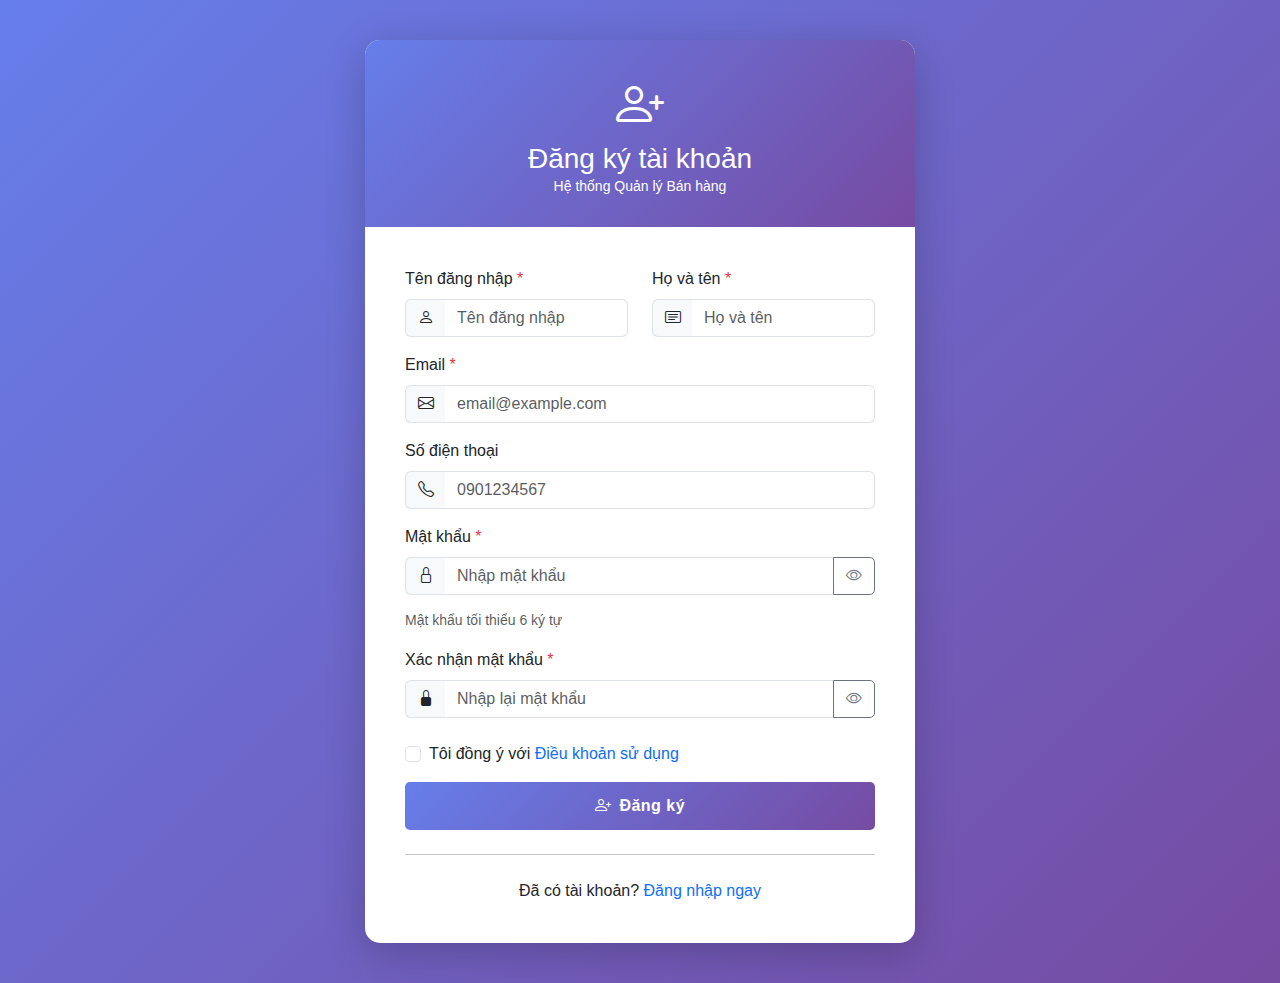
<file: register.html>
<!DOCTYPE html>
<html lang="vi">
  <head>
    <meta charset="UTF-8" />
    <meta name="viewport" content="width=device-width, initial-scale=1.0" />
    <title>Đăng ký - Hệ thống Quản lý Bán hàng</title>
    <link
      href="https://cdn.jsdelivr.net/npm/bootstrap@5.3.0/dist/css/bootstrap.min.css"
      rel="stylesheet"
    />
    <link
      rel="stylesheet"
      href="https://cdn.jsdelivr.net/npm/bootstrap-icons@1.11.1/font/bootstrap-icons.css"
    />
    <link rel="stylesheet" href="assets/css/style.css" />
    <style>
      body {
        background: linear-gradient(135deg, #667eea 0%, #764ba2 100%);
        min-height: 100vh;
        display: flex;
        align-items: center;
        justify-content: center;
        padding: 20px 0;
      }
      .register-container {
        max-width: 550px;
        width: 100%;
        margin: 20px;
      }
      .register-card {
        border-radius: 15px;
        box-shadow: 0 10px 40px rgba(0, 0, 0, 0.2);
        border: none;
      }
      .register-header {
        background: linear-gradient(135deg, #667eea 0%, #764ba2 100%);
        color: white;
        border-radius: 15px 15px 0 0;
        padding: 30px;
        text-align: center;
      }
      .register-header i {
        font-size: 3rem;
        margin-bottom: 10px;
      }
      .register-body {
        padding: 40px;
      }
      .form-control:focus {
        border-color: #667eea;
        box-shadow: 0 0 0 0.2rem rgba(102, 126, 234, 0.25);
      }
      .btn-register {
        background: linear-gradient(135deg, #667eea 0%, #764ba2 100%);
        border: none;
        padding: 12px;
        font-weight: 600;
        letter-spacing: 0.5px;
      }
      .btn-register:hover {
        transform: translateY(-2px);
        box-shadow: 0 5px 20px rgba(102, 126, 234, 0.4);
      }
      .input-group-text {
        background-color: #f8f9fa;
        border-right: none;
      }
      .form-control {
        border-left: none;
      }
      .password-strength {
        height: 5px;
        border-radius: 3px;
        transition: all 0.3s;
      }
    </style>
  </head>
  <body>
    <div class="register-container">
      <div class="card register-card">
        <div class="register-header">
          <i class="bi bi-person-plus"></i>
          <h3 class="mb-0">Đăng ký tài khoản</h3>
          <p class="mb-0 small">Hệ thống Quản lý Bán hàng</p>
        </div>
        <div class="register-body">
          <form id="registerForm">
            <div class="row">
              <div class="col-md-6 mb-3">
                <label for="tendangnhap" class="form-label"
                  >Tên đăng nhập <span class="text-danger">*</span></label
                >
                <div class="input-group">
                  <span class="input-group-text">
                    <i class="bi bi-person"></i>
                  </span>
                  <input
                    type="text"
                    class="form-control"
                    id="tendangnhap"
                    name="tendangnhap"
                    placeholder="Tên đăng nhập"
                    required
                    autocomplete="username"
                  />
                </div>
              </div>
              <div class="col-md-6 mb-3">
                <label for="hoten" class="form-label"
                  >Họ và tên <span class="text-danger">*</span></label
                >
                <div class="input-group">
                  <span class="input-group-text">
                    <i class="bi bi-card-text"></i>
                  </span>
                  <input
                    type="text"
                    class="form-control"
                    id="hoten"
                    name="hoten"
                    placeholder="Họ và tên"
                    required
                    autocomplete="name"
                  />
                </div>
              </div>
            </div>

            <div class="mb-3">
              <label for="email" class="form-label"
                >Email <span class="text-danger">*</span></label
              >
              <div class="input-group">
                <span class="input-group-text">
                  <i class="bi bi-envelope"></i>
                </span>
                <input
                  type="email"
                  class="form-control"
                  id="email"
                  name="email"
                  placeholder="email@example.com"
                  required
                  autocomplete="email"
                />
              </div>
            </div>

            <div class="mb-3">
              <label for="sodienthoai" class="form-label">Số điện thoại</label>
              <div class="input-group">
                <span class="input-group-text">
                  <i class="bi bi-telephone"></i>
                </span>
                <input
                  type="tel"
                  class="form-control"
                  id="sodienthoai"
                  name="sodienthoai"
                  placeholder="0901234567"
                  autocomplete="tel"
                />
              </div>
            </div>

            <div class="mb-3">
              <label for="matkhau" class="form-label"
                >Mật khẩu <span class="text-danger">*</span></label
              >
              <div class="input-group">
                <span class="input-group-text">
                  <i class="bi bi-lock"></i>
                </span>
                <input
                  type="password"
                  class="form-control"
                  id="matkhau"
                  name="matkhau"
                  placeholder="Nhập mật khẩu"
                  required
                  autocomplete="new-password"
                />
                <button
                  class="btn btn-outline-secondary"
                  type="button"
                  id="togglePassword"
                >
                  <i class="bi bi-eye"></i>
                </button>
              </div>
              <div class="password-strength mt-2" id="passwordStrength"></div>
              <small class="text-muted">Mật khẩu tối thiểu 6 ký tự</small>
            </div>

            <div class="mb-4">
              <label for="xacnhanmatkhau" class="form-label"
                >Xác nhận mật khẩu <span class="text-danger">*</span></label
              >
              <div class="input-group">
                <span class="input-group-text">
                  <i class="bi bi-lock-fill"></i>
                </span>
                <input
                  type="password"
                  class="form-control"
                  id="xacnhanmatkhau"
                  name="xacnhanmatkhau"
                  placeholder="Nhập lại mật khẩu"
                  required
                  autocomplete="new-password"
                />
                <button
                  class="btn btn-outline-secondary"
                  type="button"
                  id="toggleConfirmPassword"
                >
                  <i class="bi bi-eye"></i>
                </button>
              </div>
            </div>

            <div class="mb-3 form-check">
              <input
                type="checkbox"
                class="form-check-input"
                id="agreeTerms"
                required
              />
              <label class="form-check-label" for="agreeTerms">
                Tôi đồng ý với
                <a href="#" class="text-decoration-none">Điều khoản sử dụng</a>
              </label>
            </div>

            <button type="submit" class="btn btn-primary btn-register w-100">
              <i class="bi bi-person-plus me-2"></i>Đăng ký
            </button>
          </form>
          <hr class="my-4" />
          <div class="text-center">
            <p class="mb-0">
              Đã có tài khoản?
              <a href="login.html" class="text-decoration-none"
                >Đăng nhập ngay</a
              >
            </p>
          </div>
        </div>
      </div>
    </div>

    <script src="https://cdn.jsdelivr.net/npm/bootstrap@5.3.0/dist/js/bootstrap.bundle.min.js"></script>
    <script src="assets/js/api.js"></script>
    <script>
      // Password visibility toggle
      document
        .getElementById("togglePassword")
        .addEventListener("click", function () {
          const passwordField = document.getElementById("matkhau");
          const icon = this.querySelector("i");
          if (passwordField.type === "password") {
            passwordField.type = "text";
            icon.classList.replace("bi-eye", "bi-eye-slash");
          } else {
            passwordField.type = "password";
            icon.classList.replace("bi-eye-slash", "bi-eye");
          }
        });

      document
        .getElementById("toggleConfirmPassword")
        .addEventListener("click", function () {
          const passwordField = document.getElementById("xacnhanmatkhau");
          const icon = this.querySelector("i");
          if (passwordField.type === "password") {
            passwordField.type = "text";
            icon.classList.replace("bi-eye", "bi-eye-slash");
          } else {
            passwordField.type = "password";
            icon.classList.replace("bi-eye-slash", "bi-eye");
          }
        });

      // Password strength indicator
      document.getElementById("matkhau").addEventListener("input", function () {
        const password = this.value;
        const strengthBar = document.getElementById("passwordStrength");

        let strength = 0;
        if (password.length >= 6) strength++;
        if (password.length >= 10) strength++;
        if (/[a-z]/.test(password) && /[A-Z]/.test(password)) strength++;
        if (/\d/.test(password)) strength++;
        if (/[^a-zA-Z\d]/.test(password)) strength++;

        const colors = ["", "#dc3545", "#ffc107", "#28a745", "#0d6efd"];
        const widths = [0, 25, 50, 75, 100];

        strengthBar.style.width = widths[strength] + "%";
        strengthBar.style.backgroundColor = colors[strength];
      });

      // Form submission
      document
        .getElementById("registerForm")
        .addEventListener("submit", async function (e) {
          e.preventDefault();

          const formData = new FormData(this);
          const data = Object.fromEntries(formData);

          // Validate passwords match
          if (data.matkhau !== data.xacnhanmatkhau) {
            showAlert("error", "Mật khẩu xác nhận không khớp");
            return;
          }

          // Validate password length
          if (data.matkhau.length < 6) {
            showAlert("error", "Mật khẩu phải có ít nhất 6 ký tự");
            return;
          }

          // Remove confirm password field
          delete data.xacnhanmatkhau;

          try {
            const response = await apiCall(
              "/auth.php?action=register",
              "POST",
              data
            );
            showAlert(
              "success",
              "Đăng ký thành công! Đang chuyển đến trang đăng nhập..."
            );
            setTimeout(() => {
              window.location.href = "login.html";
            }, 2000);
          } catch (error) {
            // Error is already handled by apiCall
          }
        });
    </script>
  </body>
</html>
</file>
<file: assets/css/style.css>
/* Custom Styles for Management System */

:root {
    --primary-color: #0d6efd;
    --secondary-color: #6c757d;
    --success-color: #198754;
    --danger-color: #dc3545;
    --warning-color: #ffc107;
    --info-color: #0dcaf0;
}

body {
    font-family: 'Segoe UI', Tahoma, Geneva, Verdana, sans-serif;
    background-color: #f8f9fa;
}


.navbar-brand {
    font-weight: 600;
    font-size: 1.3rem;
}

.navbar-dark .navbar-nav .nav-link {
    color: rgba(255, 255, 255, 0.85);
    transition: color 0.3s ease;
}

.navbar-dark .navbar-nav .nav-link:hover,
.navbar-dark .navbar-nav .nav-link.active {
    color: #fff;
}


.card {
    border: none;
    border-radius: 10px;
    transition: transform 0.3s ease, box-shadow 0.3s ease;
}

.card:hover {
    transform: translateY(-5px);
    box-shadow: 0 5px 15px rgba(0, 0, 0, 0.1) !important;
}

.card-header {
    border-bottom: 2px solid #e9ecef;
    font-weight: 600;
}

/* Buttons */
.btn {
    border-radius: 5px;
    font-weight: 500;
    transition: all 0.3s ease;
}

.btn:hover {
    transform: translateY(-2px);
    box-shadow: 0 4px 8px rgba(0, 0, 0, 0.1);
}

/* Tables */
.table {
    margin-bottom: 0;
}

.table thead th {
    font-weight: 600;
    text-transform: uppercase;
    font-size: 0.85rem;
    letter-spacing: 0.5px;
    border-bottom: 2px solid #dee2e6;
}

.table-hover tbody tr:hover {
    background-color: #f8f9fa;
    cursor: pointer;
}

/* Form Controls */
.form-control:focus,
.form-select:focus {
    border-color: var(--primary-color);
    box-shadow: 0 0 0 0.2rem rgba(13, 110, 253, 0.15);
}

/* Modal */
.modal-header {
    background: linear-gradient(135deg, var(--primary-color), #0056b3);
    color: white;
    border-radius: 10px 10px 0 0;
}

.modal-header .btn-close {
    filter: brightness(0) invert(1);
}

.modal-content {
    border-radius: 10px;
    border: none;
}

/* Badges */
.badge {
    padding: 0.4rem 0.6rem;
    font-weight: 500;
}

/* Category Cards */
.category-card {
    border-radius: 10px;
    padding: 2rem;
    text-align: center;
    background: white;
    box-shadow: 0 2px 8px rgba(0, 0, 0, 0.1);
    transition: all 0.3s ease;
    cursor: pointer;
}

.category-card:hover {
    transform: translateY(-5px);
    box-shadow: 0 5px 15px rgba(0, 0, 0, 0.15);
}

.category-icon {
    font-size: 3rem;
    color: var(--primary-color);
    margin-bottom: 1rem;
}

/* Employee Cards */
.employee-card {
    border-radius: 10px;
    overflow: hidden;
    box-shadow: 0 2px 8px rgba(0, 0, 0, 0.1);
    transition: all 0.3s ease;
}

.employee-card:hover {
    transform: translateY(-5px);
    box-shadow: 0 5px 15px rgba(0, 0, 0, 0.15);
}

.employee-avatar {
    width: 100%;
    height: 200px;
    background: linear-gradient(135deg, var(--primary-color), var(--info-color));
    display: flex;
    align-items: center;
    justify-content: center;
    font-size: 4rem;
    color: white;
}

/* Pagination */
.pagination {
    margin-top: 1.5rem;
}

.page-link {
    color: var(--primary-color);
    border-radius: 5px;
    margin: 0 2px;
}

.page-item.active .page-link {
    background-color: var(--primary-color);
    border-color: var(--primary-color);
}

/* Alerts */
.alert {
    border-radius: 8px;
    border: none;
}

/* Loading Spinner */
.spinner-border {
    width: 2rem;
    height: 2rem;
}

/* Statistics Cards */
.stats-card {
    transition: all 0.3s ease;
}

.stats-card:hover {
    transform: scale(1.05);
}

/* Responsive */
@media (max-width: 768px) {
    .navbar-brand {
        font-size: 1.1rem;
    }
    
    .card-body {
        padding: 1rem;
    }
    
    .table {
        font-size: 0.875rem;
    }
}

/* Custom Scrollbar */
::-webkit-scrollbar {
    width: 10px;
}

::-webkit-scrollbar-track {
    background: #f1f1f1;
}

::-webkit-scrollbar-thumb {
    background: #888;
    border-radius: 5px;
}

::-webkit-scrollbar-thumb:hover {
    background: #555;
}

/* Search Input */
.input-group-text {
    background-color: white;
    border-right: none;
}

.input-group .form-control {
    border-left: none;
}

.input-group:focus-within .input-group-text {
    border-color: var(--primary-color);
}

/* Status Indicators */
.status-active {
    color: var(--success-color);
}

.status-inactive {
    color: var(--danger-color);
}

/* Price Display */
.price-display {
    font-size: 1.2rem;
    font-weight: 600;
    color: var(--success-color);
}

.price-original {
    text-decoration: line-through;
    color: var(--secondary-color);
    font-size: 0.9rem;
}
</file>
